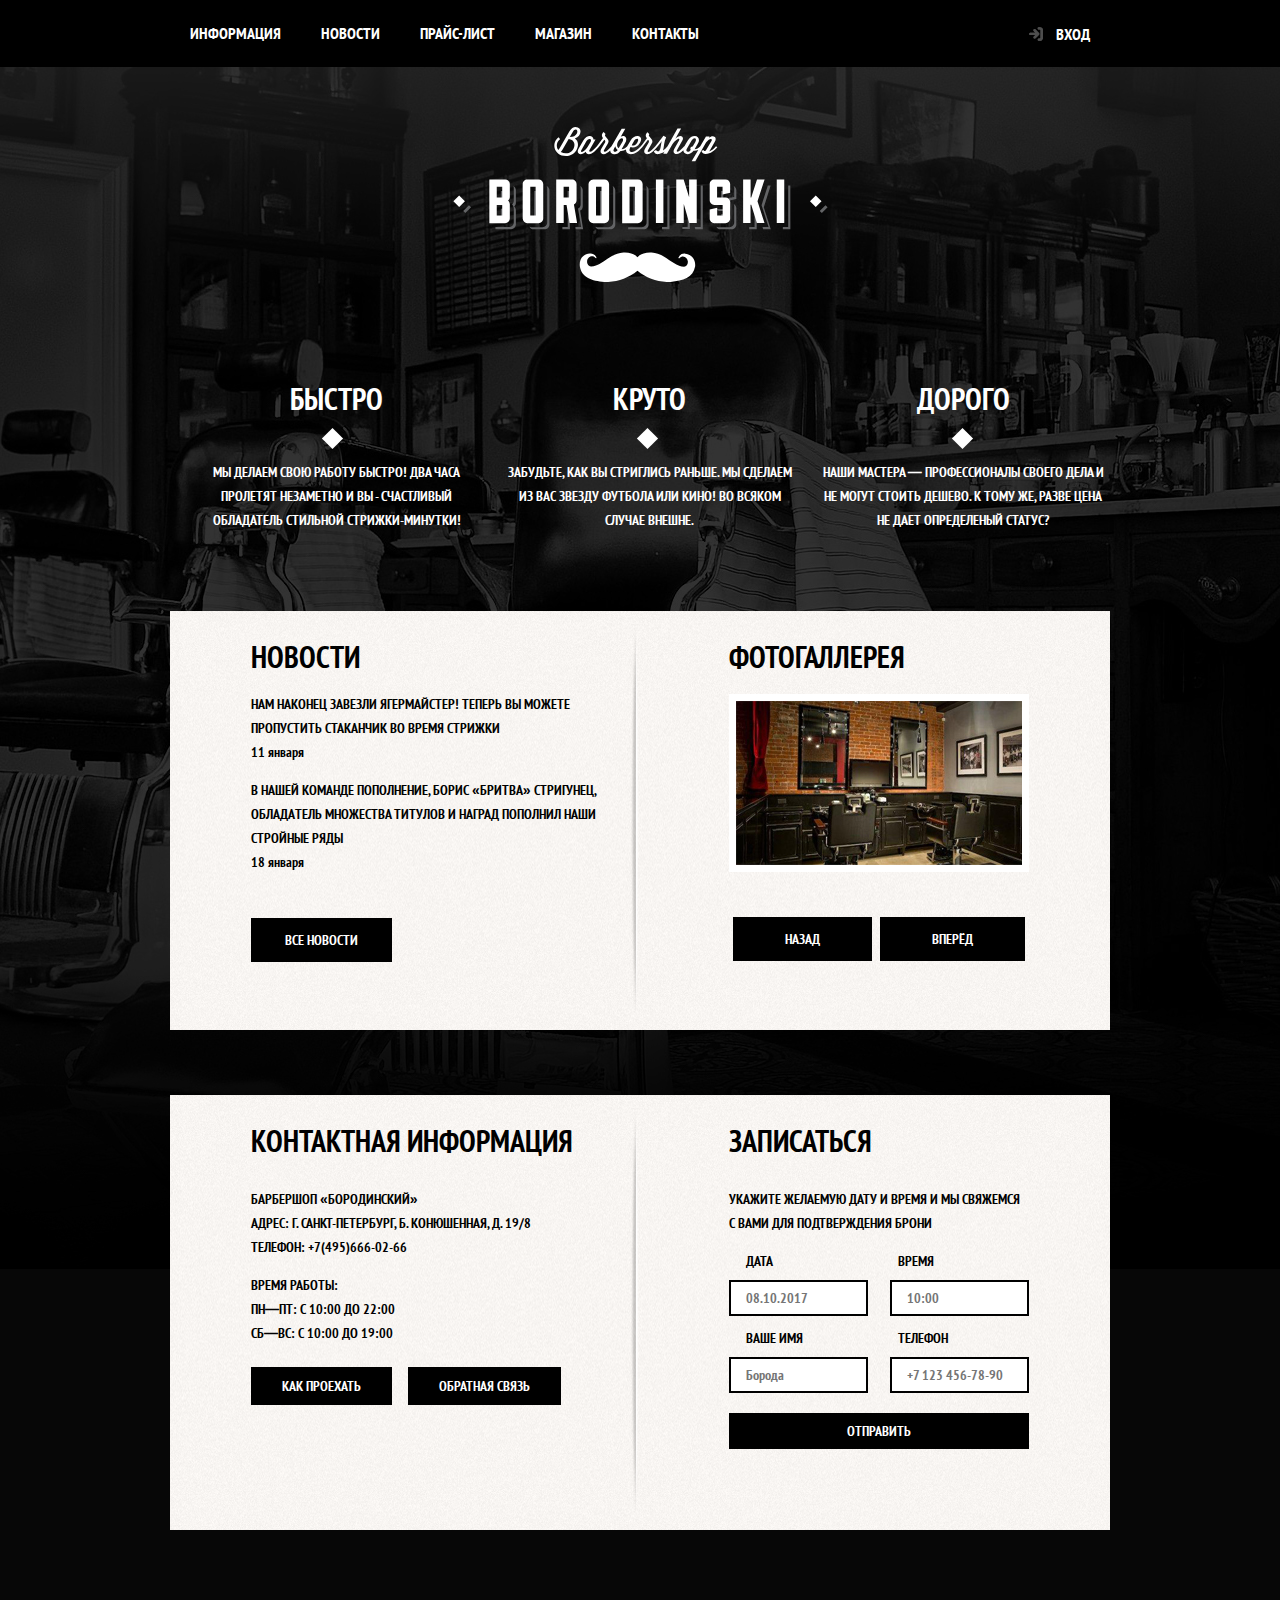
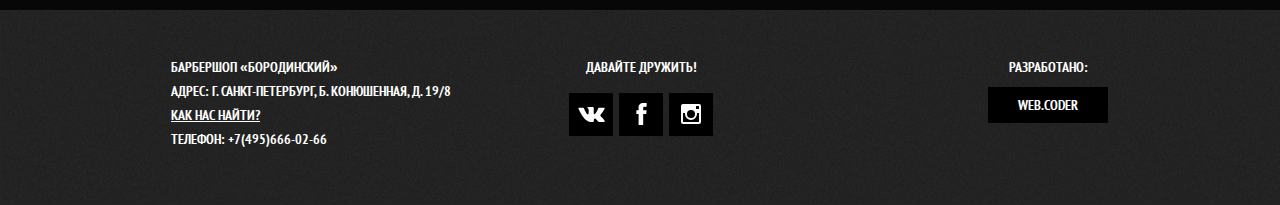
<file: index.html>
<!DOCTYPE html>
<html lang="ru">

<head>
  <link rel="stylesheet" href="normalize.css">
  <link rel="stylesheet" href="style.css">
  <meta charset="utf-8">
  <meta name="viewport" content="width=device-width, initial-scale=1">
  <title>Barbershop</title>
</head>

<body>
  <header class="main-header">
    <nav class="main-navigation">
      <a class="popup" href="#popup-menu"></a>
      <ul id="popup-menu" class="site-navigation site-navigation-370px">
        <li class="site-navigation-item"><a href="">Информация</a></li>
        <li class="site-navigation-item"><a href="">Новости</a></li>
        <li class="site-navigation-item"><a href="price-list.html">Прайc-лист</a></li>
        <li class="site-navigation-item"><a href="shop.html">Магазин</a></li>
        <li class="site-navigation-item"><a href="">Контакты</a></li>
      </ul>
      <ul class="header-login">
        <li class="header-login-item"><a href="#open-modal">Вход</a></li>
      </ul>
    </nav>
  </header>

  <main class="container">
    <div class="main-logo">
      <img src="content/main-logo.svg" alt="logo сайта">
    </div>

    <section class="advantages">
      <ul class="advantages-list">
        <li class="advantages-item">
          <h2>Быстро</h2>
          <span class="rhombus-1 rhombus-370px-1"></span>
          <p>Мы делаем свою работу быстро! Два часа пролетят незаметно и вы - счастливый обладатель стильной стрижки-минутки!</p>
        </li>
        <li class="advantages-item">
          <h2>Круто</h2>
          <span class="rhombus-2 rhombus-370px-2"></span>
          <p>Забудьте, как вы стриглись раньше. Мы сделаем из вас звезду футбола или кино! Во всяком случае внешне.</p>
        </li>
        <li class="advantages-item">
          <h2>Дорого</h2>
          <span class="rhombus-3 rhombus-370px-3"></span>
          <p>Наши мастера — профессионалы своего дела и не могут стоить дешево. К тому же, разве цена не дает определеный статус?</p>
        </li>
      </ul>
    </section>

    <section class="news-and-photo">
      <div class="news">
        <h2>Новости</h2>
        <p>Нам наконец завезли ягермайстер! Теперь вы можете пропустить стаканчик во время стрижки</p>
        <time datetime="2020-01-11">11 января</time>
        <p>В нашей команде пополнение, борис «бритва» стригунец, обладaтель множества титулов и наград пополнил наши стройные ряды</p>
        <time datetime="2020-01-18">18 января</time>
        <p class="all-news"><a href="">Все новости</a></p>
      </div>

      <img class="demarcation-line" src="images/line.png" alt="">

      <div class="photo">
        <h2>Фотогаллерея</h2>
        <a class="photo-gallery" href="#"><img src="content/photo-gallery.jpg" alt="фотография барбершопа внутри"></a>
        <p>
          <button class="back">Назад</button>
          <button class="next">Вперёд</button>
        </p>
      </div>
    </section>

    <section class="contact-reservation">
      <div class="adress-and-tel">
        <h2>Контактная информация</h2>
        <p>Барбершоп «Бородинский»
          <br> Адрес:
          <adress> г. Санкт-петербург, б. Конюшенная, д. 19/8</adress>
          <br> Телефон:
          <a class="adress-tel" href="tel:+7(495)666-02-66"> +7(495)666-02-66</a>
        </p>

        <p class="working-hourse">Время работы:
          <br> пн—пт: с 10:00 до 22:00
          <br> сб—вс: с 10:00 до 19:00</p>
        <p class="adress-button">
          <a href="#open-modal-map" class="contact-button">Как проехать</a>
          <a href="" class="contact-button feedback-button">Обратная связь</a>
        </p>
      </div>

      <img class="demarcation-line" src="images/line.png" alt="">

      <div class="reservation">
        <h2>Записаться</h2>
        <p class="reservation-info">Укажите желаемую дату и время и мы свяжемся
          <br> с вами для подтверждения брони</p>
        <form class="form-record" method="POST" action="#">
          <fieldset class="data-input">
            <legend>дата</legend>
            <input class="form-data-input" placeholder="08.10.2017">
          </fieldset>
          <fieldset class="time-input">
            <legend>время</legend>
            <input class="time-input form-time-input" type="number" placeholder="10:00">
          </fieldset>
          <fieldset class="name-input">
            <legend>ваше имя</legend>
            <input class="form-name-input" placeholder="Борода">
          </fieldset>
          <fieldset class="phone-input">
            <legend>телефон</legend>
            <input class="phone-input form-phone-input" type="tel" placeholder="+7 123 456-78-90">
          </fieldset>
          <br>
          <button class="form-record-button" type="submit">Отправить</button>
        </form>
      </div>
    </section>

    <div id="open-modal" class="modalDialog">
      <div>
        <div class="content-modal">
          <a href="#close" title="Закрыть" class="close"></a>
          <h2>Личный кабинет</h2>
          <p>Введите пожалуйста свой логин и пароль</p>
          <form method="POST" action="#">
            <label>
              <input class="login-input" placeholder="Логин" maxlength="40"><span class="visually-hidden">Логин</span></label>
            <br>
            <span class="error-js"></span>
            <label>
              <input class="password-input" type="password" placeholder="Пароль" maxlength="24"><span class="visually-hidden">Пароль</span></label>
            <br>
            <label class="remember-input">
              <input class="show-password" type="checkbox" name="remember-password">Показать пароль</label>
            <span class="forgot-password">Я забыл пароль!</span>
            <br>
            <button type="submit" class="come-in">Войти</button>
          </form>
        </div>
      </div>
    </div>

    <div id="open-modal-map" class="modalDialog-map">
      <div>
        <div class="content-modal-map">
          <a href="#close-map" title="Закрыть" class="close-map"></a>
        </div>
      </div>
    </div>
  </main>

  <footer>
    <div class="footer-sections">
      <section class="footer-adress">
        <p>Барбершоп «Бородинский»
          <br> Адрес:
          <adress> г. Санкт-петербург, б. Конюшенная, д. 19/8</adress>
          <br>
          <a class="how-to-find-us" href="#open-modal-map">Как нас найти?</a>
          <br> Телефон:
          <a class="footer-tel" href="tel:+7(495)666-02-66"> +7(495)666-02-66</a>
        </p>
      </section>

      <section class="social-networks">
        <p>Давайте дружить!</p>
        <ul class="social-network-item">
          <li class="social-vkontakte"><a href="https://vk.com/"><i></i></a></li>
          <li class="social-facebook"><a href="https://www.facebook.com/"><i></i></a></li>
          <li class="social-instagram"><a href="https://www.instagram.com/"><i></i></a></li>
        </ul>
      </section>

      <section class="developer">
        <p>Разработано:</p>
        <p class="web-code-button"><a href="https://www.instagram.com/___web.coder___/">web.coder</a></p>
      </section>
    </div>
  </footer>
  <script src="menu-popup.js"></script>
  <script src="validation-login.js"></script>
  <script src="validation-form.js"></script>
</body>

</html>
</file>
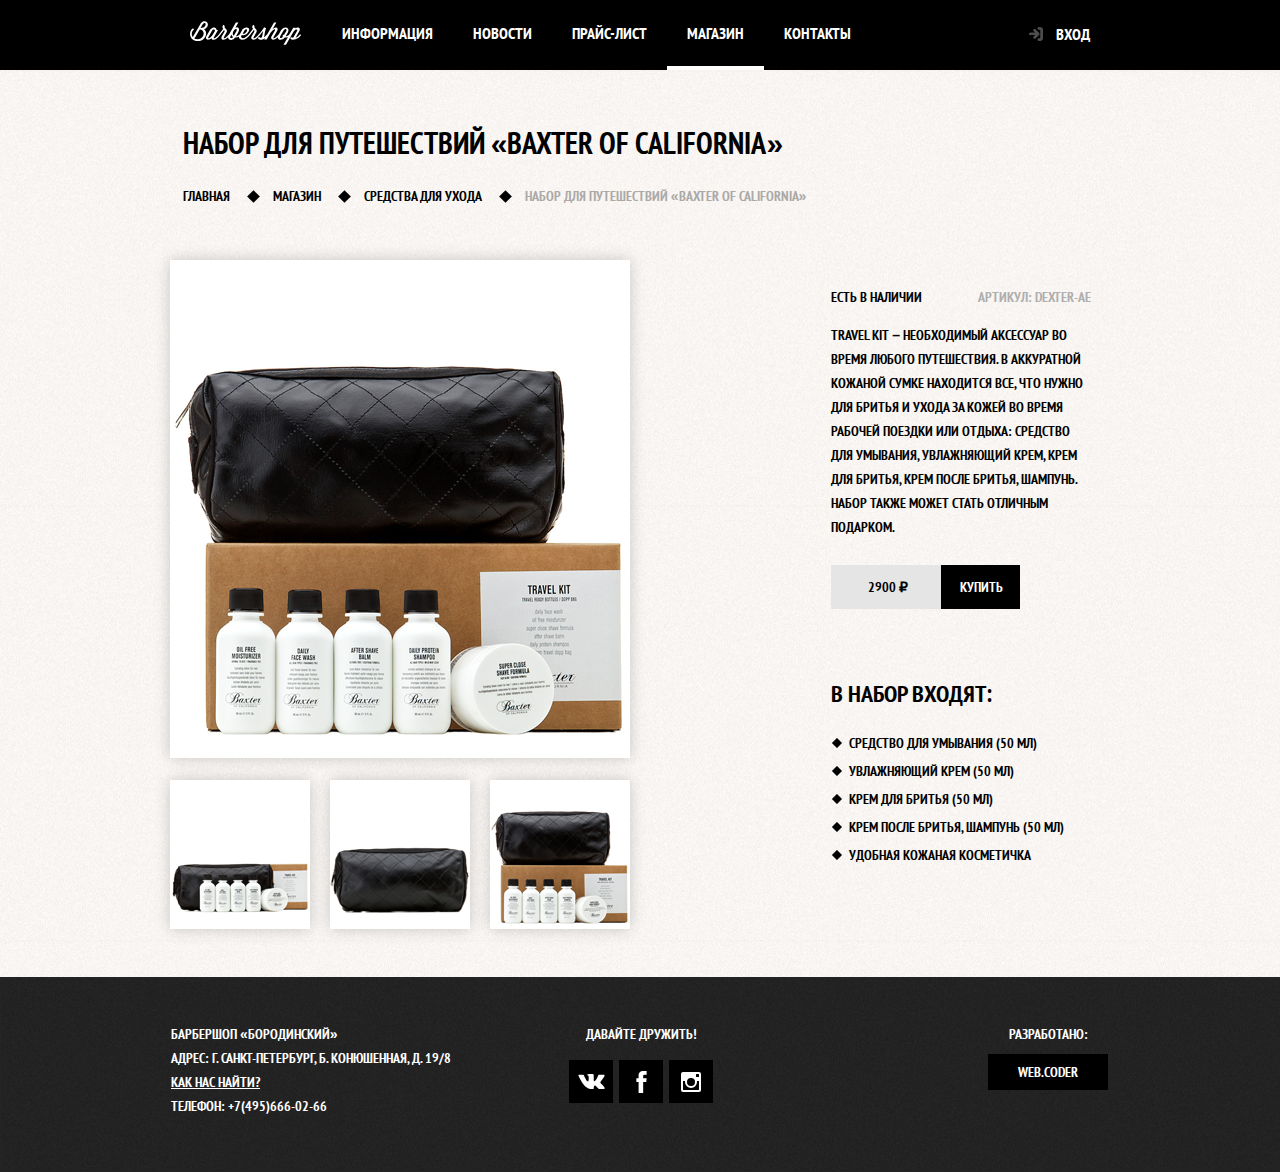
<file: item.html>
<!DOCTYPE html>
<html lang="ru">

<head>
  <link rel="stylesheet" href="normalize.css">
  <link rel="stylesheet" href="style.css">
  <meta charset="utf-8">
  <meta name="viewport" content="width=device-width, initial-scale=1">
  <title>Barbershop</title>
</head>

<body>
  <header class="main-header">
    <nav class="main-navigation">
      <a class="popup" href="#popup-menu"></a>
      <ul id="popup-menu" class="site-navigation site-navigation-370px">
        <li class="logo">
          <a href="index.html"><img src="content/logo.svg" alt="Лого сайта"></a>
        </li>
        <li class="site-navigation-item indicator-none"><a href="index.html">Главная</a></li>
        <li class="site-navigation-item"><a href="">Информация</a></li>
        <li class="site-navigation-item"><a href="">Новости</a></li>
        <li class="site-navigation-item"><a href="price-list.html">Прайc-лист</a></li>
        <li class="site-navigation-item indicator"><a href="shop.html">Магазин</a></li>
        <li class="site-navigation-item"><a href="">Контакты</a></li>
      </ul>
      <ul class="header-login">
        <li class="header-login-item"><a href="#open-modal">Вход</a></li>
      </ul>
    </nav>
  </header>

  <main class="container-internal">
    <section class="header-internal-page">
      <h1>набор для путешествий «Baxter of California»</h1>
      <div class="way">
        <a href="index.html"><span class="way-main">Главная</span></a>
        <span class="rhombus-4 way-rhombus"></span>
        <a href="shop.html"><span class="way-main">Магазин</span></a>
        <span class="rhombus-4 way-rhombus"></span>
        <a href="#"><span class="way-main">Средства для ухода</span></a>
        <span class="rhombus-4 way-rhombus"></span>
        <span class="way-price">набор для путешествий «Baxter of California»</span>
      </div>
    </section>

    <section class="photo-catalog-item">
      <div class="catalog-item-internal">
        <img class="main-photo-catalog" src="content/catalog-item-1-1.png" alt="Фото товара">
        <br>
        <div class="mini-photo-catalog">
          <img class="indent photo-1-js" src="content/catalog-item-1-2.png" alt="Фото товара">
          <img class="alignment-photo indent photo-2-js" src="content/catalog-item-1-3.png" alt="Фото товара">
          <img class="indent photo-3-js" src="content/catalog-item-1-4.png" alt="Фото товара">
        </div>
      </div>

      <div class="product-description">
        <span class="in-stock">Есть в наличии</span><span class="vendor-code">Артикул: dexter-ae</span>
        <p class="description-item">
          Travel Kit – необходимый аксессуар во время любого путешествия. В аккуратной кожаной сумке находится все, что нужно для бритья и ухода за кожей во время рабочей поездки или отдыха: средство для умывания, увлажняющий крем, крем для бритья, крем после бритья, шампунь. Набор также может стать отличным подарком.
        </p>
        <p class="alignment-value"><span class="value">2900 ₽</span><a href="#" class="buy">Купить</a></p>

        <div class="set">
          <h2>В набор входят:</h2>
          <ul class="set-composition">
            <li>Средство для умывания (50 мл)</li>
            <li>Увлажняющий крем (50 мл)</li>
            <li>Крем для бритья (50 мл)</li>
            <li>Крем после бритья, шампунь (50 мл)</li>
            <li>Удобная кожаная косметичка</li>
          </ul>
        </div>
      </div>
    </section>

    <div id="open-modal" class="modalDialog">
      <div>
        <div class="content-modal">
          <a href="#close" title="Закрыть" class="close"></a>
          <h2>Личный кабинет</h2>
          <p>Введите пожалуйста свой логин и пароль</p>
          <form method="POST" action="#">
            <label>
              <input class="login-input" placeholder="Логин" maxlength="40"><span class="visually-hidden">Логин</span></label>
            <br>
            <span class="error-js"></span>
            <label>
              <input class="password-input" type="password" placeholder="Пароль" maxlength="24"><span class="visually-hidden">Пароль</span></label>
            <br>
            <label class="remember-input">
              <input class="show-password" type="checkbox" name="remember-password">Показать пароль</label>
            <span class="forgot-password">Я забыл пароль!</span>
            <br>
            <button type="submit" class="come-in">Войти</button>
          </form>
        </div>
      </div>
    </div>

    <div id="open-modal-map" class="modalDialog-map">
      <div>
        <div class="content-modal-map">
          <a href="#close-map" title="Закрыть" class="close-map"></a>
        </div>
      </div>
    </div>
  </main>

  <footer>
    <div class="footer-sections">
      <section class="footer-adress">
        <p>Барбершоп «Бородинский»
          <br> Адрес:
          <adress> г. Санкт-петербург, б. Конюшенная, д. 19/8</adress>
          <br>
          <a class="how-to-find-us" href="#open-modal-map">Как нас найти?</a>
          <br> Телефон:
          <a class="footer-tel" href="tel:+7(495)666-02-66"> +7(495)666-02-66</a>
        </p>
      </section>

      <section class="social-networks">
        <p>Давайте дружить!</p>
        <ul class="social-network-item">
          <li class="social-vkontakte"><a href="https://vk.com/"><i></i></a></li>
          <li class="social-facebook"><a href="https://www.facebook.com/"><i></i></a></li>
          <li class="social-instagram"><a href="https://www.instagram.com/"><i></i></a></li>
        </ul>
      </section>

      <section class="developer">
        <p>Разработано:</p>
        <p class="web-code-button"><a href="https://www.instagram.com/___web.coder___/">web.coder</a>
          <p>
      </section>
    </div>
  </footer>
  <script src="menu-popup.js"></script>
  <script src="validation-login.js"></script>
  <script src="script-item.js"></script>
</body>

</html>
</file>
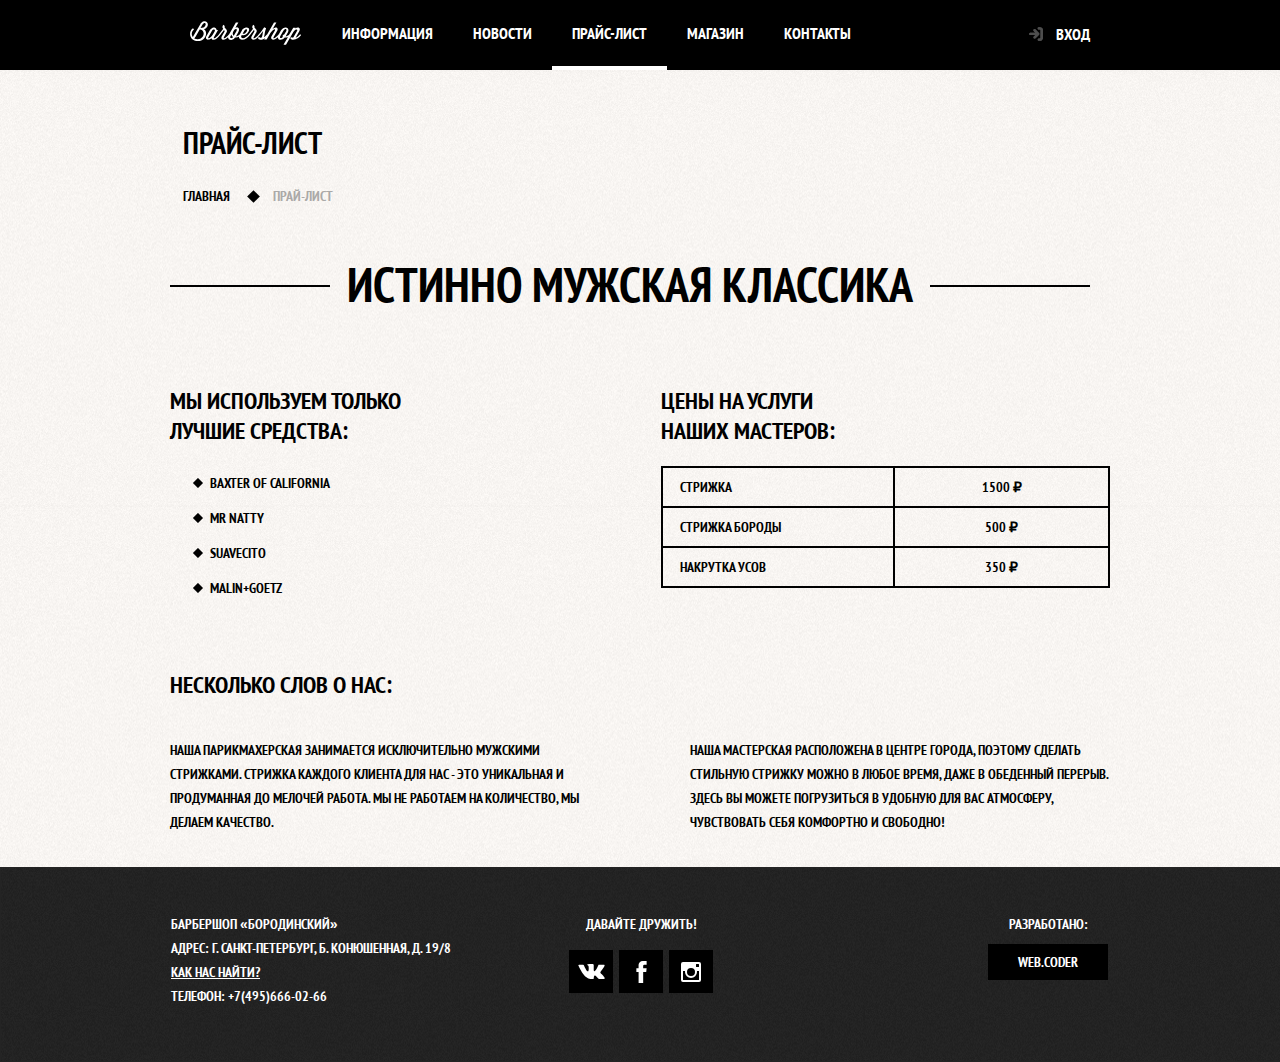
<file: price-list.html>
<!DOCTYPE html>
<html lang="ru">

<head>
  <link rel="stylesheet" href="normalize.css">
  <link rel="stylesheet" href="style.css">
  <meta charset="utf-8">
  <meta name="viewport" content="width=device-width, initial-scale=1">
  <title>Barbershop</title>
</head>

<body>
  <header class="main-header">
    <nav class="main-navigation">
      <a class="popup" href="#popup-menu"></a>
      <ul id="popup-menu" class="site-navigation site-navigation-370px">
        <li class="logo">
          <a href="index.html"><img src="content/logo.svg" alt="Лого сайта"></a>
        </li>
        <li class="site-navigation-item indicator-none"><a href="index.html">Главная</a></li>
        <li class="site-navigation-item"><a href="">Информация</a></li>
        <li class="site-navigation-item"><a href="">Новости</a></li>
        <li class="site-navigation-item indicator"><a>Прайc-лист</a></li>
        <li class="site-navigation-item"><a href="shop.html">Магазин</a></li>
        <li class="site-navigation-item"><a href="">Контакты</a></li>
      </ul>
      <ul class="header-login">
        <li class="header-login-item"><a href="#open-modal">Вход</a></li>
      </ul>
    </nav>
  </header>

  <main class="container-internal">
    <section class="header-internal-page">
      <h1>Прайс-лист</h1>
      <div class="way">
        <a href="index.html"><span class="way-main">Главная</span></a>
        <span class="rhombus-4 way-rhombus"></span>
        <span class="way-price">Прай-лист</span>
      </div>
    </section>

    <section class="means-and-prices">
      <div class="headline">
        <img class="line-black-left" src="images/line-black.png" alt="">
        <b>ИСТИННО МУЖСКАЯ КЛАССИКА</b>
        <img class="line-black-right" src="images/line-black.png" alt="">
      </div>

      <div class="means-prices">
        <div class="means">
          <h2>Мы используем только<br> лучшие средства:</h2>
          <ul class="means-list">
            <li>Baxter of California</li>
            <li>Mr Natty</li>
            <li>Suavecito</li>
            <li>Malin+Goetz</li>
          </ul>
        </div>
        <div class="prices">
          <h2>Цены на услуги<br> наших мастеров:</h2>
          <table class="prices-list">
            <tr>
              <th class="service-item">Стрижка</th>
              <th class="prices-item">1500 ₽</th>
            </tr>
            <tr>
              <th class="service-item">Стрижка бороды</th>
              <th class="prices-item">500 ₽</th>
            </tr>
            <tr>
              <th class="service-item">Накрутка усов</th>
              <th class="prices-item">350 ₽</th>
            </tr>
          </table>
        </div>
      </div>
    </section>

    <section class="about-us">
      <h3>Несколько слов о нас:</h3>
      <div class="description">
        <p class="description-1">
          Наша парикмахерская занимается исключительно мужскими стрижками. Стрижка каждого клиента для нас - это уникальная и продуманная до мелочей работа. Мы не работаем на количество, мы делаем качество.
        </p>
        <p class="description-2">
          Наша мастерская расположена в центре города, поэтому сделать стильную стрижку можно в любое время, даже в обеденный перерыв. Здесь вы можете погрузиться в удобную для вас атмосферу, чувствовать себя комфортно и свободно!
        </p>
      </div>
    </section>

    <div id="open-modal" class="modalDialog">
      <div>
        <div class="content-modal">
          <a href="#close" title="Закрыть" class="close"></a>
          <h2>Личный кабинет</h2>
          <p>Введите пожалуйста свой логин и пароль</p>
          <form method="POST" action="#">
            <label>
              <input class="login-input" placeholder="Логин" maxlength="40"><span class="visually-hidden">Логин</span></label>
            <br>
            <span class="error-js"></span>
            <label>
              <input class="password-input" type="password" placeholder="Пароль" maxlength="24"><span class="visually-hidden">Пароль</span></label>
            <br>
            <label class="remember-input">
              <input class="show-password" type="checkbox" name="remember-password">Показать пароль</label>
            <span class="forgot-password">Я забыл пароль!</span>
            <br>
            <button type="submit" class="come-in">Войти</button>
          </form>
        </div>
      </div>
    </div>

    <div id="open-modal-map" class="modalDialog-map">
      <div>
        <div class="content-modal-map">
          <a href="#close-map" title="Закрыть" class="close-map"></a>
        </div>
      </div>
    </div>
  </main>

  <footer>
    <div class="footer-sections">
      <section class="footer-adress">
        <p>Барбершоп «Бородинский»
          <br> Адрес:
          <adress> г. Санкт-петербург, б. Конюшенная, д. 19/8</adress>
          <br>
          <a class="how-to-find-us" href="#open-modal-map">Как нас найти?</a>
          <br> Телефон:
          <a class="footer-tel" href="tel:+7(495)666-02-66"> +7(495)666-02-66</a>
        </p>
      </section>

      <section class="social-networks">
        <p>Давайте дружить!</p>
        <ul class="social-network-item">
          <li class="social-vkontakte"><a href="https://vk.com/"><i></i></a></li>
          <li class="social-facebook"><a href="https://www.facebook.com/"><i></i></a></li>
          <li class="social-instagram"><a href="https://www.instagram.com/"><i></i></a></li>
        </ul>
      </section>

      <section class="developer">
        <p>Разработано:</p>
        <p class="web-code-button"><a href="https://www.instagram.com/___web.coder___/">web.coder</a>
          <p>
      </section>
    </div>
  </footer>
  <script src="menu-popup.js"></script>
  <script src="validation-login.js"></script>
</body>

</html>
</file>
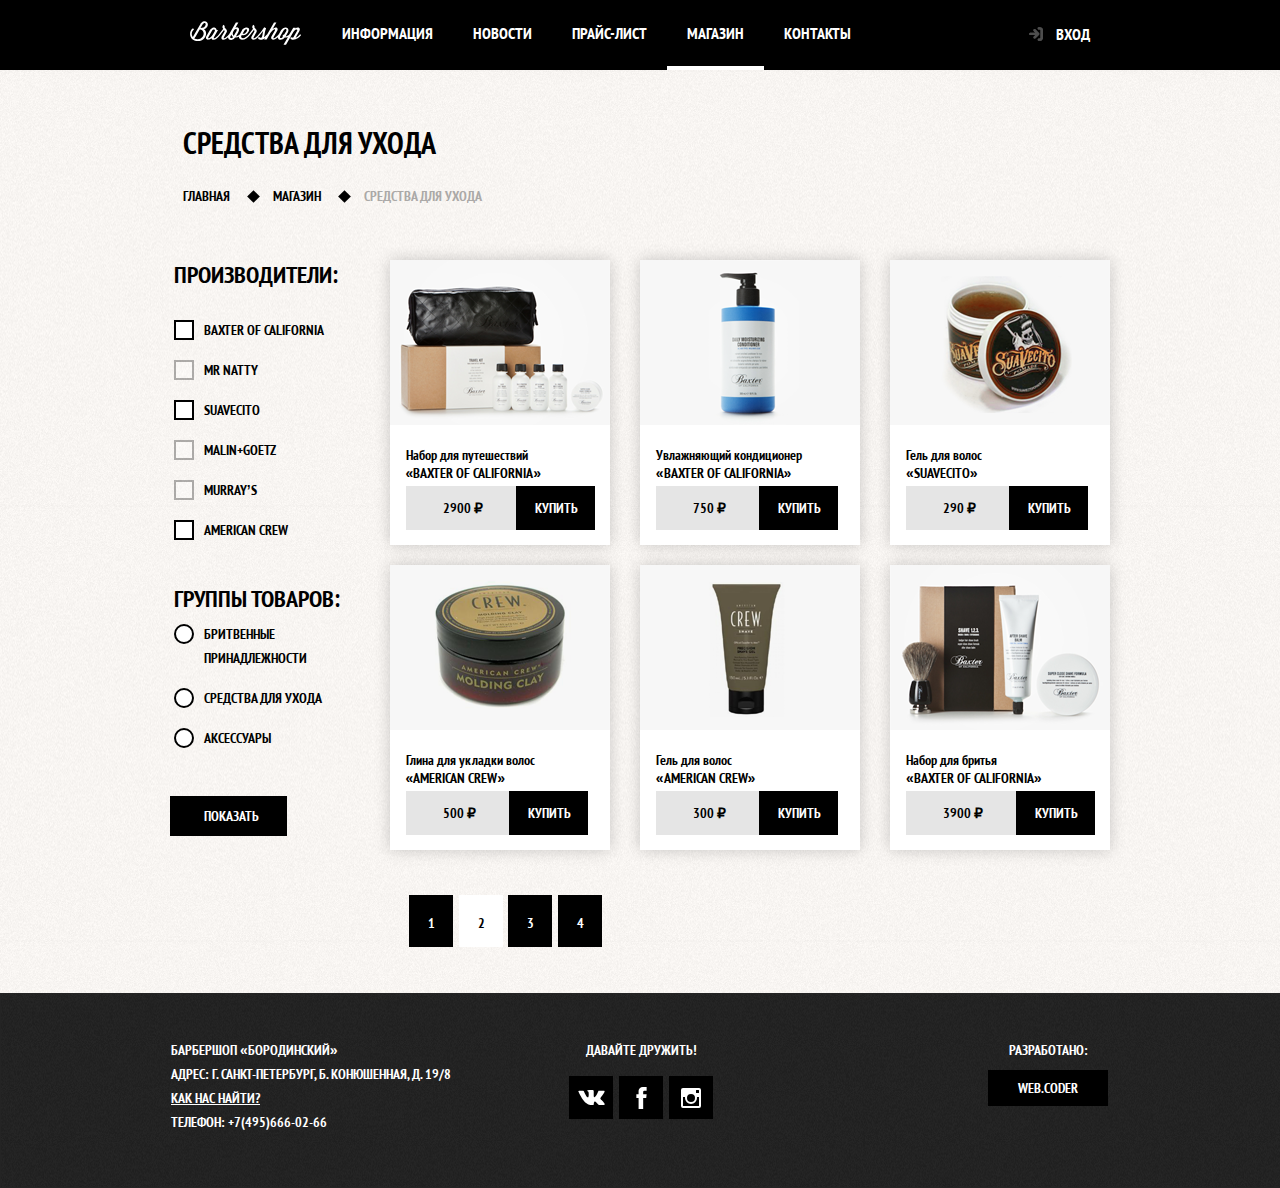
<file: shop.html>
<!DOCTYPE html>
<html lang="ru">

<head>
  <link rel="stylesheet" href="normalize.css">
  <link rel="stylesheet" href="style.css">
  <meta charset="utf-8">
  <meta name="viewport" content="width=device-width, initial-scale=1">
  <title>Barbershop</title>
</head>

<body>
  <header class="main-header">
    <nav class="main-navigation">
      <a class="popup" href="#popup-menu"></a>
      <ul id="popup-menu" class="site-navigation site-navigation-370px">
        <li class="logo">
          <a href="index.html"><img src="content/logo.svg" alt="Лого сайта"></a>
        </li>
        <li class="site-navigation-item indicator-none"><a href="index.html">Главная</a></li>
        <li class="site-navigation-item"><a href="">Информация</a></li>
        <li class="site-navigation-item"><a href="">Новости</a></li>
        <li class="site-navigation-item"><a href="price-list.html">Прайc-лист</a></li>
        <li class="site-navigation-item indicator"><a>Магазин</a></li>
        <li class="site-navigation-item"><a href="">Контакты</a></li>
      </ul>
      <ul class="header-login">
        <li class="header-login-item"><a href="#open-modal">Вход</a></li>
      </ul>
    </nav>
  </header>

  <main class="container-internal">
    <section class="header-internal-page">
      <h1>Средства для ухода</h1>
      <div class="way">
        <a href="index.html"><span class="way-main">Главная</span></a>
        <span class="rhombus-4 way-rhombus"></span>
        <a href="shop.html"><span class="way-main">Магазин</span></a>
        <span class="rhombus-4 way-rhombus"></span>
        <span class="way-price">Средства для ухода</span>
      </div>
    </section>

    <section class="filter-and-catalog">
      <a class="filter-form" href="#filter">Фильтр</a>
      <form id="filter" class="product-filter-form product-filter-form-370px" method="POST" action="#">
        <fieldset class="manufacturers-filter">
          <legend>Производители:</legend>
          <ul class="manafacturers-filter-list">
            <li>
              <label>
                <input type="checkbox" name="manufacturers-1" value="Baxter of California">Baxter of California
                <br>
              </label>
            </li>
            <li>
              <label>
                <input type="checkbox" name="manufacturers-2" value="Mr Natty" disabled>Mr Natty
                <br>
              </label>
            </li>
            <li>
              <label>
                <input type="checkbox" name="manufacturers-3" value="Suavecito">Suavecito
                <br>
              </label>
            </li>
            <li>
              <label>
                <input type="checkbox" name="manufacturers-4" value="Malin+Goetz" disabled>Malin+Goetz
                <br>
              </label>
            </li>
            <li>
              <label>
                <input type="checkbox" name="manufacturers-5" value="Murray’s" disabled>Murray’s
                <br>
              </label>
            </li>
            <li>
              <label>
                <input type="checkbox" name="manufacturers-6" value="American Crew">American Crew
                <br>
              </label>
            </li>
          </ul>
        </fieldset>
        <fieldset class="product-filter">
          <legend>Группы товаров:</legend>
          <ul class="product-filter-list">
            <li>
              <label>
                <input class="razor" type="radio" name="product-filter" value="Бритвенные принадлежности">Бритвенные <span>принадлежности</span>
                <br>
              </label>
            </li>
            <li>
              <label>
                <input class="care" type="radio" name="product-filter" value="Средства для ухода">Средства для ухода
                <br>
              </label>
            </li>
            <li>
              <label>
                <input class="accessories" type="radio" name="product-filter" value="Аксессуары">Аксессуары
                <br>
              </label>
            </li>
          </ul>
        </fieldset>
        <button>Показать</button>
      </form>
      <div class="catalog">
        <div class="catalog-item baxter-js accessories-js">
          <a href="item.html"><img src="content/catalog-item-1.png" alt="Фото товара"></a>
          <a href="item.html" class="product-name">
            <p>Набор для путешествий
              <br>
              <span>«Baxter of California»</span>
            </p>
          </a>
          <span class="value">2900 ₽</span><a href="#" class="buy">Купить</a>
        </div>
        <div class="catalog-item baxter-js care-js">
          <a href="#"><img src="content/catalog-item-2.png" alt="Фото товара"></a>
          <a class="product-name" href="#">
            <p>Увлажняющий кондиционер
              <br>
              <span>«Baxter of California»</span>
            </p>
          </a>
          <span class="value">750 ₽</span><a href="#" class="buy">Купить</a>
        </div>
        <div class="catalog-item suavecito-js care-js">
          <a href="#"><img src="content/catalog-item-3.png" alt="Фото товара"></a>
          <a class="product-name" href="#">
            <p>Гель для волос
              <br>
              <span>«SUAVECITO»</span>
            </p>
          </a>
          <span class="value">290 ₽</span><a href="#" class="buy">Купить</a>
        </div>
        <div class="catalog-item american-js care-js">
          <a href="#"><img src="content/catalog-item-4.png" alt="Фото товара"></a>
          <a class="product-name" href="#">
            <p>Глина для укладки волос
              <br>
              <span>«American crew»</span>
            </p>
          </a>
          <span class="value">500 ₽</span><a href="#" class="buy">Купить</a>
        </div>
        <div class="catalog-item american-js care-js">
          <a href="#"><img src="content/catalog-item-5.png" alt="Фото товара"></a>
          <a class="product-name" href="#">
            <p>Гель для волос
              <br>
              <span>«AMERICAN CREW»</span>
            </p>
          </a>
          <span class="value">300 ₽</span><a href="#" class="buy">Купить</a>
        </div>
        <div class="catalog-item baxter-js razor-js">
          <a href="#"><img src="content/catalog-item-6.png" alt="Фото товара"></a>
          <a class="product-name" href="#">
            <p>Набор для бритья
              <br>
              <span>«Baxter of California»</span>
            </p>
          </a>
          <span class="value">3900 ₽</span><a href="#" class="buy">Купить</a>
        </div>
      </div>
    </section>
    <div class="pages-block">
      <div class="pages">
        <a href="#" class="pages-item">1</a>
        <a href="#" class="pages-item finding">2</a>
        <a href="#" class="pages-item">3</a>
        <a href="#" class="pages-item">4</a>
      </div>
    </div>

    <div id="open-modal" class="modalDialog">
      <div>
        <div class="content-modal">
          <a href="#close" title="Закрыть" class="close"></a>
          <h2>Личный кабинет</h2>
          <p>Введите пожалуйста свой логин и пароль</p>
          <form method="POST" action="#">
            <label>
              <input class="login-input" placeholder="Логин" maxlength="40"><span class="visually-hidden">Логин</span></label>
            <br>
            <span class="error-js"></span>
            <label>
              <input class="password-input" type="password" placeholder="Пароль" maxlength="24"><span class="visually-hidden">Пароль</span></label>
            <br>
            <label class="remember-input">
              <input class="show-password" type="checkbox" name="remember-password">Показать пароль</label>
            <span class="forgot-password">Я забыл пароль!</span>
            <br>
            <button type="submit" class="come-in">Войти</button>
          </form>
        </div>
      </div>
    </div>

    <div id="open-modal-map" class="modalDialog-map">
      <div>
        <div class="content-modal-map">
          <a href="#close-map" title="Закрыть" class="close-map"></a>
        </div>
      </div>
    </div>
  </main>

  <footer>
    <div class="footer-sections">
      <section class="footer-adress">
        <p>Барбершоп «Бородинский»
          <br> Адрес:
          <adress> г. Санкт-петербург, б. Конюшенная, д. 19/8</adress>
          <br>
          <a class="how-to-find-us" href="#open-modal-map">Как нас найти?</a>
          <br> Телефон:
          <a class="footer-tel" href="tel:+7(495)666-02-66"> +7(495)666-02-66</a>
        </p>
      </section>

      <section class="social-networks">
        <p>Давайте дружить!</p>
        <ul class="social-network-item">
          <li class="social-vkontakte"><a href="https://vk.com/"><i></i></a></li>
          <li class="social-facebook"><a href="https://www.facebook.com/"><i></i></a></li>
          <li class="social-instagram"><a href="https://www.instagram.com/"><i></i></a></li>
        </ul>
      </section>

      <section class="developer">
        <p>Разработано:</p>
        <p class="web-code-button"><a href="https://www.instagram.com/___web.coder___/">web.coder</a>
          <p>
      </section>
    </div>
  </footer>
  <script src="menu-popup.js"></script>
  <script src="validation-login.js"></script>
  <script src="script-catalog.js"></script>
</body>

</html>
</file>
<file: style.css>
@font-face {
    font-family: "PtSansNarrowBold";
    src: url("fonts/ptsansnarrowbold.woff") format("truetype");
    font-style: normal;
    font-weight: normal;
}
/*************************GLOBAL PROPERTY*************************/
body {
    margin: 0;
    padding: 0;
    font-family: "PtSansNarrowBold", "Arial", sans-serif;
    font-size: 14px;
    font-weight: 700;
    text-transform: uppercase;
    line-height: 24px;
    color: #ffffff;
    background-color: #000000;
    background-image: url(content/background-cite.jpg);
    background-repeat: no-repeat;
    background-position: top center;
}
a {
    text-decoration: none;
}
.visually-hidden {
    position: absolute;
    width: 1px;
    height: 1px;
    margin: -1px;
    border: 0;
    padding: 0;
    clip: rect(0 0 0 0);
    overflow: hidden;
}
/*-------------------------INDEX------------------------*/
/*************************HEADER*************************/
header {
    width: auto;
    background-color: #000000;
    min-width: 940px;
}
.main-navigation {
    display: -webkit-box;
    display: -ms-flexbox;
    display: flex;
    width: 940px;
    margin-left: auto;
    margin-right: auto;
    font-size: 16px;
    line-height: 20px;
}
.site-navigation {
    margin: 0;
    padding: 0;
    display: -webkit-box;
    display: -ms-flexbox;
    display: flex;
    width: auto;
    -ms-flex-wrap: wrap;
    flex-wrap: wrap;
    list-style: none;
}
.site-navigation-item a {
    color: #ffffff;
}
.indicator-none {
    display: none;
}
.header-login {
    margin: 0;
    padding: 0;

    width: 107px;
    margin-left: auto;
    position: relative;
    list-style: none;
}
.header-login-item a::before {
    content: "";
    width: 16px;
    height: 18px;
    position: absolute;
    background-image: url(images/login.svg);
    background-repeat: no-repeat;
    opacity: 0.3;
    top: 26px;
    left: 25px;
}
.header-login-item a:hover::before {
    content: "";
    width: 16px;
    height: 18px;
    position: absolute;
    background-image: url(images/login.svg);
    background-repeat: no-repeat;
    opacity: 1;
    top: 26px;
    left: 25px;
}
.header-login-item a {
    color: #ffffff;
}
.site-navigation-item {
    padding: 23px 20px;
}
.site-navigation-item:hover {
    background-color: #242424;
    padding: 23px 20px;
}
.header-login li {
    padding: 24px 20px 23px 53px;
}
.header-login-item a:hover {
    background-color: #242424;
    padding: 25px 20px 25px 53px;
    margin: -25px -20px -25px -53px;
}
/*************************LOGO*************************/
.main-logo {
    text-align: center;
    margin-top: 60px;
}
.main-logo img {
    width: 375px;
    height: 155px;
}
/*************************ADVANTAGES*************************/
.advantages {
    margin-top: 64px;
}
.advantages-list {
    display: -webkit-box;
    display: -ms-flexbox;
    display: flex;
    text-align: center;
    width: 940px;
    margin-right: auto;
    margin-left: auto;
    -ms-flex-pack: distribute;
    justify-content: space-around;
    padding-right: 20px;
    position: relative;
    list-style: none;
}
.advantages-item {
    width: 290px;
}
.advantages-item h2 {
    font-size: 30px;
    line-height: 42px;
    margin-bottom: 40px;
}
.rhombus-1 {
    content: "";
    position: absolute;
    width: 15px;
    height: 15px;
    background-color: #ffffff;
    -webkit-transform: rotate(45deg);
    -ms-transform: rotate(45deg);
    transform: rotate(45deg);
    bottom: 100px;
    left: 185px;
}
.rhombus-2 {
    content: "";
    position: absolute;
    width: 15px;
    height: 15px;
    background-color: #ffffff;
    -webkit-transform: rotate(45deg);
    -ms-transform: rotate(45deg);
    transform: rotate(45deg);
    bottom: 100px;
    right: 170px;
}
.rhombus-3 {
    content: "";
    position: absolute;
    width: 15px;
    height: 15px;
    background-color: #ffffff;
    -webkit-transform: rotate(45deg);
    -ms-transform: rotate(45deg);
    transform: rotate(45deg);
    bottom: 100px;
    left: 500px;
}
.popup {
    display: none;
}
/*************************NEWS AND PHOTO*************************/
.news-and-photo {
    display: -webkit-box;
    display: -ms-flexbox;
    display: flex;
    -webkit-box-pack: center;
    -ms-flex-pack: center;
    justify-content: center;
    margin-top: 65px;
    margin-left: auto;
    margin-right: auto;
    color: #000000;
    background-image: url(content/background-news.png);
    background-repeat: repeat;
    background-position: center;
    width: 940px;
    min-height: 419px;
}
.news {
    width: 380px;
}
.news h2 {
    font-size: 30px;
    line-height: 42px;
    margin-bottom: 3px;
}
.news p {
    margin-bottom: 0px;
}
.news time {
    text-transform: lowercase;
}
.news .all-news {
    margin-top: 54px;
}
.news p a {
    color: #ffffff;
    background-color: #000000;
    padding: 13px 34px;
}
.news p a:hover {
    color: #ffffff;
    background-color: #653d15;
    padding: 13px 34px;
}
.photo h2 {
    font-size: 30px;
    line-height: 42px;
    margin-bottom: 16px;
}
.photo {
    width: 300px;
    padding-left: 90px;
}
.photo-gallery img {
    border: 7px solid #ffffff;
}
.photo p {
    display: -webkit-box;
    display: -ms-flexbox;
    display: flex;
    -webkit-box-pack: justify;
    -ms-flex-pack: justify;
    justify-content: space-around;
    margin-top: 38px;
}
.photo p button {
    font-family: "PtSansNarrowBold" sans-serif;
    color: #ffffff;
    text-transform: uppercase;
    background-color: #000000;
    padding: 10px 52px;
    border: 0;
    font-size: 14px;
    line-height: 24px;
}
.photo p button:hover {
    color: #ffffff;
    text-transform: uppercase;
    background-color: #653d15;
    padding: 10px 52px;
    border: 0;
    font-size: 14px;
    line-height: 24px;
}
/*************************CONTACT AND RESERVATION*************************/
.contact-reservation {
    display: -webkit-box;
    display: -ms-flexbox;
    display: flex;
    color: #000000;
    margin-top: 65px;
    margin-left: auto;
    margin-right: auto;
    -webkit-box-pack: center;
    -ms-flex-pack: center;
    justify-content: center;
    background-image: url(content/background-contact.png);
    background-repeat: repeat;
    background-position: center;
    width: 940px;
    min-height: 435px;
    margin-bottom: 80px;
}
.adress-and-tel {
    width: 380px;
}
.adress-and-tel h2 {
    font-size: 30px;
    line-height: 42px;
}
.adress-tel {
    color: #000000;
}
.working-hourse {
    margin-bottom: 29px;
}
.feedback-button {
    margin-left: 13px;
}
.contact-button {
    color: #ffffff;
    text-transform: uppercase;
    background-color: #000000;
    padding: 10px 31px;
    border: 0;
    font-size: 14px;
    line-height: 24px;
}
.contact-button:hover {
    color: #ffffff;
    text-transform: uppercase;
    background-color: #653d15;
    padding: 10px 31px;
    border: 0;
    font-size: 14px;
    line-height: 24px;
}
.reservation {
    width: 300px;
    padding-left: 90px;
}
.reservation h2 {
    font-size: 30px;
    line-height: 42px;
}
.form-record {
    display: -webkit-box;
    display: -ms-flexbox;
    display: flex;
    -ms-flex-wrap: wrap;
    flex-wrap: wrap;
    width: 300px;
}
.form-record fieldset {
    padding: 0;
    margin: 0;
    border: 0;
}
.form-record legend {
    padding-left: 17px;
    margin-bottom: 7px;
}
.data-input legend, .name-input legend {
    padding-left: 17px;
    margin-bottom: 7px;
}
.time-input legend, .phone-input legend {
    padding-left: 30px;
    margin-bottom: 7px;
}
.data-input, .name-input {
    margin-bottom: 9px;
}
.data-input, .time-input {
    margin-bottom: 10px;
}
.form-record fieldset input {
    border: 2px black solid;
    padding: 8px 0px 8px 15px;
    width: 120px;
}
.time-input input, .phone-input {
    margin-left: 22px;
}
.data-input input:hover,
.time-input input:hover,
.name-input input:hover,
.phone-input input:hover {
    border: 2px solid #653d15;
}
.form-record button {
    font-family: "PtSansNarrowBold" sans-serif;
    margin: 0;
    padding: 0;
    border: 0;
    text-transform: uppercase;
    background-color: #000000;
    padding: 10px 0px;
    width: 100%;
    color: #ffffff;
    margin-top: 20px;
}
.form-record button:hover {
    margin: 0;
    padding: 0;
    border: 0;
    text-transform: uppercase;
    background-color: #653d15;
    padding: 10px 0px;
    color: #ffffff;
    margin-top: 20px;
}
/*************************FOOTER*************************/
footer {
    border: 1px #242424 solid;
    background-image: url(content/backgroun-footer.png);
    background-repeat: repeat;
    width: 100%;
    min-height: 193px;
}
.footer-sections {
    display: -webkit-box;
    display: -ms-flexbox;
    display: flex;
    width: 940px;
    margin-left: auto;
    margin-right: auto;
    padding-top: 30px;
    padding-bottom: 8px;
}
.social-network-item {
    padding: 0;
    margin: 0;
    display: -webkit-box;
    display: -ms-flexbox;
    display: flex;
    -webkit-box-pack: justify;
    -ms-flex-pack: justify;
    justify-content: space-between;
    -ms-flex-wrap: wrap;
    flex-wrap: wrap;
    list-style: none;
}
.social-network-item li {
    margin-bottom: 25px;
}
.social-networks {
    text-align: center;
}
.social-networks p {
    margin-bottom: 36px;
}
.social-vkontakte a i {
    padding: 25px 22px 0px 22px;
    margin-right: 6px;
    background-image: url(images/vk.svg);
    background-position: 50% center;
    background-color: black;
    background-repeat: no-repeat;
}
.social-vkontakte a i:hover {
    background-color: white;
    background-image: url(images/vk-hover.svg);
}
.social-facebook a i {
    padding: 25px 22px 0px 22px;
    margin-right: 6px;
    background-image: url(images/facebook.svg);
    background-position: 50% center;
    background-color: black;
    background-repeat: no-repeat;
}
.social-facebook a i:hover {
    background-color: white;
    background-image: url(images/facebook-hover.svg);
}
.social-instagram a i {
    padding: 25px 22px 0px 22px;
    background-image: url(images/instagram.svg);
    background-position: 50% center;
    background-color: black;
    background-repeat: no-repeat;
}
.social-instagram a i:hover {
    background-color: white;
    background-image: url(images/instagram-hover.svg);
}
.footer-adress {
    margin-right: 70px;
}
.footer-adress a {
    color: #ffffff;
}
.footer-adress p {
    width: 328px;
}
.social-networks {
    margin-right: 275px;
}
.how-to-find-us {
    text-decoration: underline;
}
.how-to-find-us:hover {
    text-decoration: none;
}
.developer p {
    text-align: center;
}
.web-code-button a {
    color: #ffffff;
    background-color: #000000;
    padding: 9px 30px;
}
.web-code-button a:hover {
    color: #000000;
    background-color: #ffffff;
    padding: 9px 30px;
}
/***MODAL-LOGIN***/
.modalDialog {
    position: fixed;
    top: 0px;
    right: 0;
    bottom: 0;
    left: 0;
    z-index: 99999;
    display: none;
}
.modalDialog > div {
    width: 460px;
    height: 385px;
    position: relative;
    margin: 10% auto;
    padding: 5px 20px 13px 20px;
    color: black;
    background: #fff;
    background-image: url(content/background-modal.png);
    -webkit-box-shadow: 0 30px 50px rgba(0,0,0,0.7);
    box-shadow: 0 30px 50px rgba(0,0,0,0.7);
}
.content-modal {
    width: 300px;
    margin-left: 90px;
    margin-top: 45px;
}
.content-modal h2 {
    font-size: 30px;
    line-height: 42px;
    margin-bottom: -5px;
}
.forgot-password {
    float: right;
}
.login-input {
    width: 280px;
    text-transform: uppercase;
    border: 2px solid #000000;
    padding-top: 12px;
    padding-bottom: 12px;
    padding-left: 15px;
    margin-bottom: 2px;
    background-image: url(images/login-input.svg);
    background-repeat: no-repeat;
    background-position: 96% 50%;
    text-transform: none;
}
.login-input:hover {
    border: #653d15 2px solid;
}
.password-input {
    width: 280px;
    text-transform: uppercase;
    border: 2px solid #000000;
    padding-top: 12px;
    padding-bottom: 12px;
    padding-left: 15px;
    margin-bottom: 2px;
    background-image: url(images/password-input.svg);
    background-repeat: no-repeat;
    background-position: 96% 50%;
    text-transform: none;
}
.password-input:hover {
    border: 2px solid #654d15;
}
.forgot-password {
    text-decoration: underline;
}
.forgot-password:hover {
    text-decoration: none;
}
.remember-input:hover {
    color: #653d15;
}
.modalDialog > div input[type="checkbox"] {
    -webkit-appearance: none;
    -moz-appearance: none;
    -ms-appearance: none;
    -o-appearance: none;
    appearance: none;
    position: relative;
    top: 5px;
    height: 20px;
    width: 20px;
    background: #fff;
    border: 2px solid #000;
    color: #fff;
    cursor: pointer;
    margin-right: 10px;
    outline: none;
}
.modalDialog > div input[type="checkbox"]:checked {
    -webkit-appearance: none;
    -moz-appearance: none;
    -ms-appearance: none;
    -o-appearance: none;
    appearance: none;
    position: relative;
    top: 5px;
    height: 20px;
    width: 20px;
    background: #fff;
    border: 2px solid #000;
    color: #fff;
    cursor: pointer;
    margin-right: 10px;
    outline: none;
    background-image: url(images/cross.svg);
    background-repeat: no-repeat;
    background-position: 50% center;
}
.modalDialog > div input:hover {
    color: #653d15;
}
.come-in {
    font-size: 14px;
    line-height: 24px;
    text-transform: uppercase;
    background-color: #000000;
    color: #ffffff;
    padding-left: 132px;
    padding-right: 132px;
    padding-top: 10px;
    padding-bottom: 10px;
    border: #000000;
    margin-top: 9px;
}
.come-in:hover {
    font-size: 14px;
    line-height: 24px;
    text-transform: uppercase;
    background-color: #653d15;
    color: #ffffff;
    padding-left: 132px;
    padding-right: 132px;
    padding-top: 10px;
    padding-bottom: 10px;
    border: #000000;
    margin-top: 9px;
}
.close::before,
.close::after {
    content: " ";
    position: absolute;
    width: 17px;
    height: 3px;
    background-color: #cfcfcf;
    left: 510px;
    top: 20px;
}
.close::after {
    -webkit-transform: rotate(45deg);
    -ms-transform: rotate(45deg);
    transform: rotate(45deg);
}
.close::before {
    -webkit-transform: rotate(-45deg);
    -ms-transform: rotate(-45deg);
    transform: rotate(-45deg);
}
/***MODAL-MAP***/
.modalDialog-map {
    position: fixed;
    top: 0;
    right: 0;
    bottom: 0;
    left: 0;
    z-index: 99999;
    display: none;
}
.modalDialog-map:target {
    display: block;
}
.modalDialog-map > div {
    width: 780px;
    height: 574px;
    position: relative;
    padding: 5px 20px 13px 20px;
    color: black;
    background-image: url(content/map.jpg);
    background-repeat: no-repeat;
    margin-top: 30px;
    margin-left: auto;
    margin-right: auto;
}
.close-map::before,
.close-map::after {
    content: " ";
    position: absolute;
    width: 17px;
    height: 3px;
    background-color: #cfcfcf;
    left: 790px;
    top: 20px;
}
.close-map::after {
    -webkit-transform: rotate(45deg);
    -ms-transform: rotate(45deg);
    transform: rotate(45deg);
}
.close-map::before {
    -webkit-transform: rotate(-45deg);
    -ms-transform: rotate(-45deg);
    transform: rotate(-45deg);
}
/*-------------------------PRICE------------------------*/
.indicator {
    border-bottom: 4px solid white;
}
.indicator:hover {
    background-color: transparent;
}
.logo a img {
    position: relative;
    padding: 21px 20px 0px 20px;
}
.container-internal {
    background-image: url(content/background-contact.png);
    background-repeat: repeat;
    background-position: top center;
    min-height: 795px;
    border: 1px solid transparent;
    color: #000000;
}
.header-internal-page {
    width: 940px;
    margin-left: auto;
    margin-right: auto;
    margin-bottom: 52px;
    padding-left: 2%;
}
.header-internal-page h1 {
    margin-top: 51px;
    font-size: 30px;
    line-height: 42px;
}
.way-rhombus {
    position: relative;
}
.rhombus-4::before {
    content: "";
    position: absolute;
    width: 9px;
    height: 9px;
    background-color: #000000;
    -webkit-transform: rotate(45deg);
    -ms-transform: rotate(45deg);
    transform: rotate(45deg);
    right: 15px;
    top: 5px;
}
.way-main {
    margin-right: 40px;
    color: #000000;
}
.way-price {
    color: #aba9a7;
}
.means-and-prices {
    width: 940px;
    margin-left: auto;
    margin-right: auto;
    padding-left: 2%;
    padding-right: 2%;
}
.means-and-prices .headline b {
    font-size: 48px;
    line-height: 48px;
}
.headline {
    margin-bottom: 57px;
}
.line-black-left {
    padding: 0px 14px 15px 0px;
}
.line-black-right {
    padding: 0px 0px 15px 14px;
}
.means-list {
    list-style: url(images/rhomb.png);
}
.means-list li {
    line-height: 35px;
}
.prices-list {
    border-spacing: 0px;
    border-bottom: 2px solid black;
}
.prices-list tr th {
    text-align: left;
    border: 2px solid black;
}
.prices-list tr .service-item {
    border-bottom: 1px;
    border-right: 1px;
    width: 227px;
}
.service-item {
    padding: 7px 0px 7px 17px;
}
.prices-list tr .prices-item {
    text-align: center;
    border-bottom: 1px;
    width: 227px;
}
.means-prices {
    display: -webkit-box;
    display: -ms-flexbox;
    display: flex;
}
.means {
    width: 260px;
}
.means h2 {
    font-size: 24px;
    line-height: 30px;
}
.prices {
    margin-left: 248px;
}
.prices h2 {
    font-size: 24px;
    line-height: 30px;
}
.about-us {
    width: 940px;
    margin-left: auto;
    margin-right: auto;
    padding-left: 2%;
    padding-right: 2%;
}
.about-us h3 {
    margin-top: 50px;
    font-size: 24px;
    line-height: 30px;
}
.description {
    display: -webkit-box;
    display: -ms-flexbox;
    display: flex;
}
.description-1 {
    margin-right: 100px;
    width: 100%;
}
.description-2 {
    width: 100%;
}
/*-------------------------SHOP------------------------*/
/***FILTER-SHOP***/
.filter-and-catalog {
    width: 940px;
    margin-left: auto;
    margin-right: auto;
}
.product-filter-form fieldset {
    border: transparent;
    padding-left: 2%;
}
.product-filter-form {
    margin-right: 37px;
}
.manufacturers-filter {
    width: 170px;
    margin-bottom: 20px;
    margin-left: 0;
    padding-left: 0;
}
.manufacturers-filter legend {
    font-size: 24px;
    line-height: 30px;
    margin-bottom: 20px;
}
.manafacturers-filter-list {
    list-style: none;
    margin: 0;
    padding: 0;
}
.manafacturers-filter-list li {
    margin-bottom: 13px;
}
.filter-form {
    display: none;
}
.product-filter-list {
    list-style: none;
    margin: 0;
    padding: 0;
}
.product-filter-list span {
    margin-left: 30px;
}
.product-filter-list li {
    margin-bottom: 13px;
}
.product-filter {
    width: 170px;
    margin-left: 0;
    padding-left: 0;
}
.product-filter legend {
    font-size: 24px;
    line-height: 30px;
}
.product-filter-form button {
    background-color: #000000;
    color: #ffffff;
    text-transform: uppercase;
    border: transparent;
    padding: 12px 28px 12px 34px;
    margin-top: 25px;
}
.product-filter-form button:hover {
    background-color: #653d15;
    color: #ffffff;
    text-transform: uppercase;
    border: transparent;
    padding: 12px 28px 12px 34px;
    margin-top: 25px;
}
input[name="manufacturers-2"],
input[name="manufacturers-4"],
input[name="manufacturers-5"] {
    opacity: 0.3;
}
.manafacturers-filter-list input[type="checkbox"] {
    -webkit-appearance: none;
    -moz-appearance: none;
    -ms-appearance: none;
    -o-appearance: none;
    appearance: none;
    position: relative;
    top: 5px;
    height: 20px;
    width: 20px;
    background: #fff;
    border: 2px solid #000;
    color: #fff;
    cursor: pointer;
    margin-right: 10px;
    outline: none;
}
.manafacturers-filter-list input[type="checkbox"]:checked {
    -webkit-appearance: none;
    -moz-appearance: none;
    -ms-appearance: none;
    -o-appearance: none;
    appearance: none;
    position: relative;
    top: 5px;
    height: 20px;
    width: 20px;
    background: #fff;
    border: 2px solid #000;
    color: #fff;
    cursor: pointer;
    margin-right: 10px;
    outline: none;
    background-image: url(images/cross.svg);
    background-repeat: no-repeat;
    background-position: 50% center;
}
.product-filter-list input[type="radio"] {
    -webkit-appearance: none;
    -moz-appearance: none;
    -ms-appearance: none;
    -o-appearance: none;
    appearance: none;
    position: relative;
    top: 5px;
    height: 20px;
    width: 20px;
    background: #fff;
    border: 2px solid #000;
    border-radius: 10px;
    color: #fff;
    cursor: pointer;
    margin-right: 10px;
    outline: none;
}
.product-filter-list input[type="radio"]:checked {
    -webkit-appearance: none;
    -moz-appearance: none;
    -ms-appearance: none;
    -o-appearance: none;
    appearance: none;
    position: relative;
    top: 5px;
    height: 20px;
    width: 20px;
    background: #fff;
    border: 2px solid #000;
    color: #fff;
    cursor: pointer;
    margin-right: 10px;
    outline: none;
    background-image: url(images/circle.svg);
    background-repeat: no-repeat;
    background-position: 50% center;
}
.product-filter-list li label:hover {
    color: #653d15;
}
.manafacturers-filter-list li label:hover {
    color: #653d15;
}

/***CATALOG***/
.filter-and-catalog {
    display: -webkit-box;
    display: -ms-flexbox;
    display: flex;
}
.filter-and-catalog .catalog {
    display: -webkit-box;
    display: -ms-flexbox;
    display: flex;
    -ms-flex-wrap: wrap;
    flex-wrap: wrap;
    justify-content: space-between;
}
.catalog-item {
    background-color: #ffffff;
    -webkit-box-shadow: 0 0 15px rgba(0, 0, 0, 0.2);
    box-shadow: 0 0 15px rgba(0,0,0,0.2);
    margin-bottom: 20px;
    height: 285px;
}
.catalog-item:first-letter {
    margin-left: 0px;
}
.catalog-item .product-name {
    color: #000000;
}
.catalog-item p {
    margin-left: 16px;
    text-transform: none;
    line-height: 18px;
}
.catalog-item p span {
    text-transform: uppercase;
}
.value {
    margin-left: 16px;
    margin-bottom: 29px;
    background-color: #e5e5e5;
    padding: 13px 33px 13px 37px;
    width: 10px;
}
.buy {
    padding: 13px 17px 13px 19px;
    background-color: #000000;
    color: #ffffff;
}
.buy:hover {
    padding: 13px 17px 13px 19px;
    background-color: #653d15;
    color: #ffffff;
}

.pages {
    display: -webkit-box;
    display: -ms-flexbox;
    display: flex;
    -webkit-box-pack: justify;
    -ms-flex-pack: justify;
    justify-content: space-between;
    width: 193px;
    margin-left: 239px;
    margin-top: 25px;
    margin-bottom: 45px;
}
.pages-item {
    color: #fff;
    background-color: #000;
    padding: 16px 18px 12px 19px;
}
.pages-item:hover {
    color: #fff;
    background-color: #653d15;
    padding: 16px 18px 12px 19px;
}
.pages-block {
    width: 940px;
    margin-left: auto;
    margin-right: auto;
}
.finding {
    background-color: #ffffff;
    color: #000000;
}
.finding:hover {
    background-color: #ffffff;
    color: #000000;
}
/*-------------------------SHOP-ITEM------------------------*/
.photo-catalog-item {
    display: -webkit-box;
    display: -ms-flexbox;
    display: flex;
    margin-left: auto;
    margin-right: auto;
    width: 940px;
}
.catalog-item-internal {
    width: 100%;
}
.catalog-item-internal img {
    -webkit-box-shadow: 0 0 15px rgba(0,0,0,0.2);
    box-shadow: 0 0 15px rgba(0,0,0,0.2);
}
.product-description {
    margin-bottom: 25px;
    padding-left: 2%;
    padding-right: 2%;
}
.main-photo-item {
    margin-bottom: 200px;
}
.alignment-photo {
    margin-left: 17px;
    margin-right: 17px;
}
.indent {
    margin-top: 15px;
    margin-bottom: 40px;
}
.set-composition {
    list-style: url(images/rhomb.png);
    padding-left: 18px;
}
.set-composition li {
    line-height: 28px;
}
.set {
    width: 260px;
    margin-top: 80px;
}
.set h2 {
    font-size: 24px;
    line-height: 30px;
}
.product-description {
    margin-left: 90px;
    width: 390px;
}
.alignment-value {
    margin-left: -16px;
    padding: 0;
}
.vendor-code {
    float: right;
    color: #aeaeae;
}
.description-item {
    margin-bottom: 36px;
}
.product-description {
    padding-top: 25px;
}
@media screen and (max-width: 991px) {
    /*-------------------------INDEX------------------------*/
    /*************************HEADER*************************/
    body .main-header {
        height: 70px;
        background-color: #000000;
        width: 100%;
        position: fixed;
        min-width: 100%;
        top: 0px;
        z-index: 10;
    }
    .popup {
        display: block;
        position: absolute;
        top: 25px;
        left: 10px;
        width: 25px;
        height: 2px;
        background-color: #ffffff;
    }
    .popup::after,
    .popup::before {
        content: " ";
        position: absolute;
        width: 25px;
        height: 2px;
        background-color: #ffffff;
    }
    .popup::after {
        top: 10px;
        left: 0px;
    }
    .popup::before {
        top: 20px;
    }
    .close-popup {
        display: block;
        position: absolute;
        top: 25px;
        left: 10px;
    }
    .close-popup::after,
    .close-popup::before {
        content: " ";
        position: absolute;
        width: 25px;
        height: 2px;
        top: 15px;
        background-color: #ffffff;
    }
    .close-popup::after {
        left: 0px;
        -webkit-transform: rotate(-45deg);
        -ms-transform: rotate(-45deg);
        transform: rotate(-45deg);
    }
    .close-popup::before {
        -webkit-transform: rotate(45deg);
        -ms-transform: rotate(45deg);
        transform: rotate(45deg);
    }
    .main-navigation {
        -webkit-box-orient: vertical;
        -webkit-box-direction: normal;
        -ms-flex-direction: column;
            flex-direction: column;
        width: 100%;
    }
    .site-navigation {
        -webkit-box-orient: vertical;
        -webkit-box-direction: normal;
        -ms-flex-direction: column;
        flex-direction: column;
        position: absolute;
        top: 70px;
        background-color: #000000;
    }
    .site-navigation-370px {
        display: none;
    }
    /*************************LOGO*************************/
    .container .main-logo {
        margin-left: auto;
        margin-right: auto;
        width: 90%;
        margin-top: 100px;
    }
    .main-logo img {
        width: 100%;
    }
    /*************************ADVANTAGES*************************/
    .advantages-list {
        width: 100%;
        -ms-flex-wrap: wrap;
        flex-wrap: wrap;
        padding: 0;
    }
    .advantages-item {
        width: 300px;
        margin: 0;
        padding: 0;
        position: relative;
    }
    .rhombus-1 {
        content: "";
        position: absolute;
        width: 15px;
        height: 15px;
        background-color: #ffffff;
        -webkit-transform: rotate(45deg);
        -ms-transform: rotate(45deg);
        transform: rotate(45deg);
        left: 47%;
    }
    .rhombus-2 {
        content: "";
        position: absolute;
        width: 15px;
        height: 15px;
        background-color: #ffffff;
        -webkit-transform: rotate(45deg);
        -ms-transform: rotate(45deg);
        transform: rotate(45deg);
        left: 47%;
    }
    .rhombus-3 {
        content: "";
        position: absolute;
        width: 15px;
        height: 15px;
        background-color: #ffffff;
        -webkit-transform: rotate(45deg);
        -ms-transform: rotate(45deg);
        transform: rotate(45deg);
        left: 47%;
    }
    /*************************NEWS AND PHOTO*************************/
    .news-and-photo {
        width: 100%;
    }
    .photo {
        padding-left: 40px;
    }
    /*************************CONTACT AND RESERVATION*************************/
    .contact-reservation {
        width: 100%;
    }
    .reservation {
        padding-left: 40px;
    }
    .adress-button {
        display: -webkit-box;
        display: -ms-flexbox;
        display: flex;
        -ms-flex-pack: distribute;
        justify-content: space-around;
    }
    /*************************FOOTER*************************/

    .footer-sections {
        width: 100%;
        display: -webkit-box;
        display: -ms-flexbox;
        display: flex;
        -webkit-box-pack: justify;
        -ms-flex-pack: justify;
        justify-content: space-between;
    }
    .footer-adress {
        margin: 0px;
        width: 290px;
    }
    .social-networks {
        margin-right: 120px;
    }
    /***MODAL-MAP***/
    body .modalDialog-map {
        width: 100%;
        top: 150px;
    }
    body .modalDialog-map > div {
        width: 100%;
        background-size: 100%;
    }
    .content-modal-map .close-map::before,
    .content-modal-map .close-map::after {
        left: 92%;
        top: 20px;
        background-color: gray;
    }
    
    /*-------------------------PRICE------------------------*/
    .indicator-none {
        display: block;
    }
    .indicator {
        display: none;
    }
    .logo {
        display: none;
    }
    .headline {
        display: -webkit-box;
        display: -ms-flexbox;
        display: flex;
        -webkit-box-align: center;
        -ms-flex-align: center;
        align-items: center;
    }
    .headline b {
        width: 60%;
        text-align: center;
    }
    .line-black-left {
        width: 20%;
        height: 2px;
    }
    .line-black-right {
        width: 20%;
        height: 2px;
        margin-left: 0px;
    }
    .means-and-prices {
        width: 100%;
    }
    .means h2 {
        width: 300px;
    }
    .prices {
        width: 100%;
    }
    .prices .prices-list {
        width: auto;
    }
    .about-us {
        width: 100%;
    }
    /*-------------------------SHOP------------------------*/
    /***CATALOG***/
    .catalog {
        width: 500px;
    }
    /*-------------------------SHOP-ITEM------------------------*/
    .header-internal-page h1 {
        margin-top: 100px;
    }
    .photo-catalog-item {
        -webkit-box-orient: vertical;
        -webkit-box-direction: normal;
        -ms-flex-direction: column;
        flex-direction: column;
        width: 100%;
    }
    .catalog-item-internal {
        width: 100%;
    }
    .mini-photo-catalog {
        text-align: center;
    }
    .product-description {
        margin-left: 0px;
        width: 100%;
    }
    .main-photo-catalog {
        width: 100%;
    }
    .product-description {
        width: 100%;
    }
}
@media screen and (max-width:769px) {
    /*-------------------------INDEX------------------------*/
    /*************************HEADER*************************/
    body {
        min-width: 320px;
    }
    body .main-header {
        height: 70px;
        background-color: #000000;
        width: 100%;
        position: fixed;
        min-width: 100%;
        top: 0px;
        z-index: 10;
    }
    .popup {
        display: block;
        position: absolute;
        top: 25px;
        left: 10px;
        width: 25px;
        height: 2px;
        background-color: #ffffff;
    }
    .popup::after,
    .popup::before {
        content: " ";
        position: absolute;
        width: 25px;
        height: 2px;
        background-color: #ffffff;
    }
    .popup::after {
        top: 10px;
        left: 0px;
    }
    .popup::before {
        top: 20px;
    }
    .close-popup {
        display: block;
        position: absolute;
        top: 25px;
        left: 10px;
    }
    .close-popup::after,
    .close-popup::before {
        content: " ";
        position: absolute;
        width: 25px;
        height: 2px;
        top: 15px;
        background-color: #ffffff;
    }
    .close-popup::after {
        left: 0px;
        -webkit-transform: rotate(-45deg);
        -ms-transform: rotate(-45deg);
        transform: rotate(-45deg);
    }
    .close-popup::before {
        -webkit-transform: rotate(45deg);
        -ms-transform: rotate(45deg);
        transform: rotate(45deg);
    }
    .main-navigation {
        -webkit-box-orient: vertical;
        -webkit-box-direction: normal;
        -ms-flex-direction: column;
        flex-direction: column;
        width: 100%;
    }
    .site-navigation {
        -webkit-box-orient: vertical;
        -webkit-box-direction: normal;
        -ms-flex-direction: column;
        flex-direction: column;
        position: absolute;
        top: 70px;
        background-color: #000000;
    }
    .site-navigation-370px {
        display: none;
    }
    /*************************LOGO*************************/
    .container .main-logo {
        margin-left: auto;
        margin-right: auto;
        width: 90%;
        margin-top: 100px;
    }
    .main-logo img {
        width: 100%;
    }
    /*************************ADVANTAGES*************************/
    .advantages-list {
        width: 100%;
        -ms-flex-wrap: wrap;
        flex-wrap: wrap;
        padding: 0;
    }
    .advantages-item {
        width: 300px;
        margin: 0;
        padding: 0;
        position: relative;
    }
    .rhombus-1 {
        content: "";
        position: absolute;
        width: 15px;
        height: 15px;
        background-color: #ffffff;
        -webkit-transform: rotate(45deg);
        -ms-transform: rotate(45deg);
        transform: rotate(45deg);
        left: 47%;
    }
    .rhombus-2 {
        content: "";
        position: absolute;
        width: 15px;
        height: 15px;
        background-color: #ffffff;
        -webkit-transform: rotate(45deg);
        -ms-transform: rotate(45deg);
        transform: rotate(45deg);
        left: 47%;
        top: 80px;
    }
    .rhombus-3 {
        content: "";
        position: absolute;
        width: 15px;
        height: 15px;
        background-color: #ffffff;
        -webkit-transform: rotate(45deg);
        -ms-transform: rotate(45deg);
        transform: rotate(45deg);
        left: 47%;
    }
    /*************************NEWS AND PHOTO*************************/
    .container .news-and-photo {
        -webkit-box-orient: vertical;
        -webkit-box-direction: normal;
        -ms-flex-direction: column;
        flex-direction: column;
        width: auto;
        margin-bottom: -65px;
    }
    .demarcation-line {
        display: none;
    }
    .news-and-photo .photo {
        padding: 0px;
        margin: 0px;
        width: 100%;
    }
    .news-and-photo .photo h2 {
        text-align: center;
    }
    .news-and-photo .news {
        width: 100%;
    }
    .news h2 {
        text-align: center;
    }
    .news p { 
        width: 300px;
        text-align: center;
        margin-left: auto;
        margin-right: auto;
    }
    .news time {
        display: -webkit-box;
        display: -ms-flexbox;
        display: flex;
        -webkit-box-pack: center;
        -ms-flex-pack: center;
        justify-content: center;
    }
    .news-and-photo .photo {
        background-image: url(images/line-370px.png);
        background-repeat: no-repeat;
        background-position: top;
        width: 100%;
    }
    .news-and-photo .news .all-news {
        text-align: center;
        margin-top: 20px;
        margin-bottom: 30px;
    }
    .photo .photo-gallery {
        display: -webkit-box;
        display: -ms-flexbox;
        display: flex;
        -webkit-box-pack: center;
        -ms-flex-pack: center;
        justify-content: center;
    }
    .photo p {
        width: 100%;
    }
    /*************************CONTACT AND RESERVATION*************************/
    .contact-reservation .adress-and-tel {
        width: auto;
        background-image: url(images/line-370px.png);
        background-repeat: no-repeat;
        background-position: 50% 2%;
        text-align: center;
    }
    .adress-and-tel h2 {
        text-align: center;
    }
    .contact-button {
        float: left;
    }
    .feedback-button {
        float: right;
    }
    .container .contact-reservation {
        -webkit-box-orient: vertical;
        -webkit-box-direction: normal;
        -ms-flex-direction: column;
        flex-direction: column;
        width: auto;
    }
    .contact-reservation .reservation {
        padding-left: 0px;
        width: auto;
        background-image: url(images/line-370px.png);
        background-repeat: no-repeat;
        background-position: 50% 5%;
    }
    .reservation h2 {
        text-align: center;
        margin-top: 30px;
    }
    .reservation p {
        text-align: center;
    }
    .reservation .form-record {
        -webkit-box-pack: center;
        -ms-flex-pack: center;
        justify-content: center;
    }    
    .form-record {
        margin-left: auto;
        margin-right: auto;
    }
    .reservation .form-record button {
        margin-bottom: 15px;
        width: 200px;
    }
    /*************************FOOTER*************************/
    body footer {
        width: 99.5%;
    }
    footer .footer-sections {
        -webkit-box-orient: vertical;
        -webkit-box-direction: normal;
        -ms-flex-direction: column;
        flex-direction: column;
        width: 100%;
    }
    .footer-sections .footer-adress {
        text-align: center;
        margin-top: -30px;
        margin-left: auto;
        margin-right: auto;
    }
    footer .social-networks {
        margin: auto;
    }
    .social-networks .social-network-item {
        -ms-flex-wrap: nowrap;
        flex-wrap: nowrap;
    }
    .developer {
        width: 50%;
        margin-left: auto;
        margin-right: auto;
    }
    /***MODAL-LOGIN***/
    body .modalDialog > div {
        width: 100%;
        max-width: 325px;
        padding: 0px;
    }
    body .modalDialog {
        text-align: center;
        top: 20px;
    }
    .modalDialog div .content-modal {
        width: 300px;
        margin: 0px;
        padding: 0px;
        padding-top: 10px;
        margin-left: auto;
        margin-right: auto;
        
    }
    .content-modal .remember-input {
        float: left;
    }
    .content-modal .close::before,
    .content-modal .close::after {
        content: " ";
        position: absolute;
        width: 17px;
        height: 3px;
        background-color: #cfcfcf;
        left: 300px ;
        top: 30px;
    }
    /***MODAL-MAP***/
    body .modalDialog-map {
        width: 100%;
        top: 20px;
    }
    body .modalDialog-map > div {
        width: 100%;
        background-size: 100%;
    }
    .content-modal-map .close-map::before,
    .content-modal-map .close-map::after {
        left: 82%;
        top: 20px;
        background-color: gray;
    }
    /*-------------------------PRICE------------------------*/
    .logo {
        display: none;
    }
    .site-navigation .indicator {
        border-bottom: 0px solid transparent;
    }
    .container-internal .header-internal-page  {
        width: 100%;
        margin-top: 100px;
    }
    .headline {
        width: 100%;
        display: -webkit-box;
        display: -ms-flexbox;
        display: flex;
        height: 100%;
        -webkit-box-align: center;
        -ms-flex-align: center;
        align-items: center;
    }
    .headline b {
        width: 60%;
    }
    .container-internal .means-and-prices {
        width: 100%;
        overflow: hidden;
    }
    .line-black-left {
        height: 2px;
        width: 20%;
    }
    .line-black-right {
        height: 2px;
        width: 20%;
    }
    .means-prices {
        -webkit-box-orient: vertical;
        -webkit-box-direction: normal;
        -ms-flex-direction: column;
        flex-direction: column;
    }
    .means {
        width: 100%;
    }
    .means-and-prices .prices {
        margin: 0px;
    }
    .container-internal .about-us {
        width: 100%;
    }
    .container-internal .about-us h3 {
        margin-bottom: 0px;
    }
    .description {
        -webkit-box-orient: vertical;
        -webkit-box-direction: normal;
        -ms-flex-direction: column;
        flex-direction: column;
    }
    .description-1 {
        width: 100%;
    }
    /*-------------------------SHOP------------------------*/
    /***FILTER-SHOP***/
    .filter-and-catalog .filter-form {
        font-family: "PtSansNarrowBold";
        text-align: center;
        color: #ffffff;
        background-color: rgb(0, 0, 0);
        margin-bottom: 20px;
        display: block;
        padding-top: 10px;
        padding-bottom: 10px;
    }
    .filter-form:active {
        background-color: rgb(196, 207, 196);
    }
    .filter-and-catalog .close-filter-form {
        color: #000000;
        background-color: wheat;
    }
    .filter-and-catalog .product-filter-form {
        margin-bottom: 20px ;
    }
    .product-filter-form-370px {
        display: none;
    }
    /***CATALOG***/
    .container-internal .filter-and-catalog {
        -webkit-box-orient: vertical;
        -webkit-box-direction: normal;
        -ms-flex-direction: column;
        flex-direction: column;
        width: 100%;
    }
    .catalog {
        width: 100%;
        -webkit-box-pack: center;
        -ms-flex-pack: center;
        justify-content: center;
    }
    .catalog-item {
        margin-left: auto;
        margin-right: auto;
    }
    .container-internal .pages-block {
        width: 100%;
        display: -webkit-box;
        display: -ms-flexbox;
        display: flex;
        -webkit-box-pack: center;
        -ms-flex-pack: center;
        justify-content: center;
    }
    .pages-block .pages {
        margin-left: 0px;
    }
    .way {
        width: 100%;
    }
}
</file>
